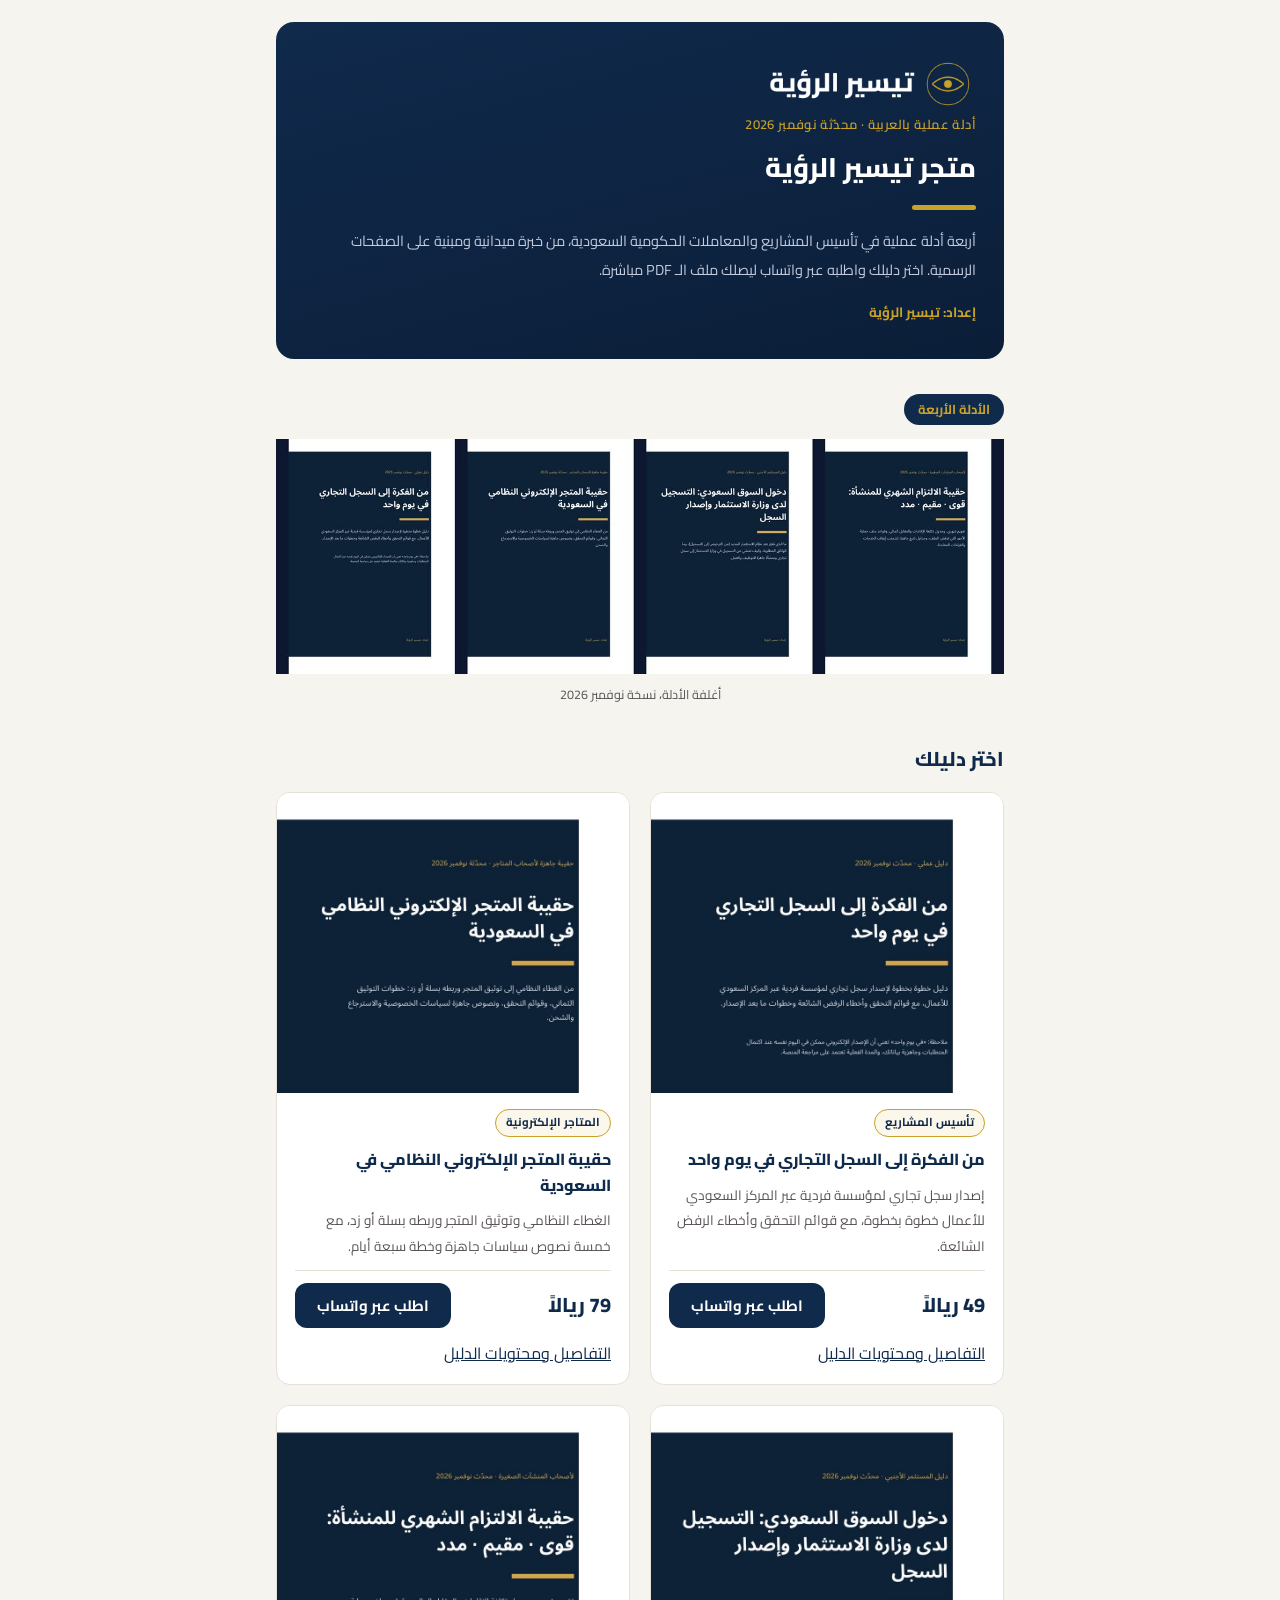
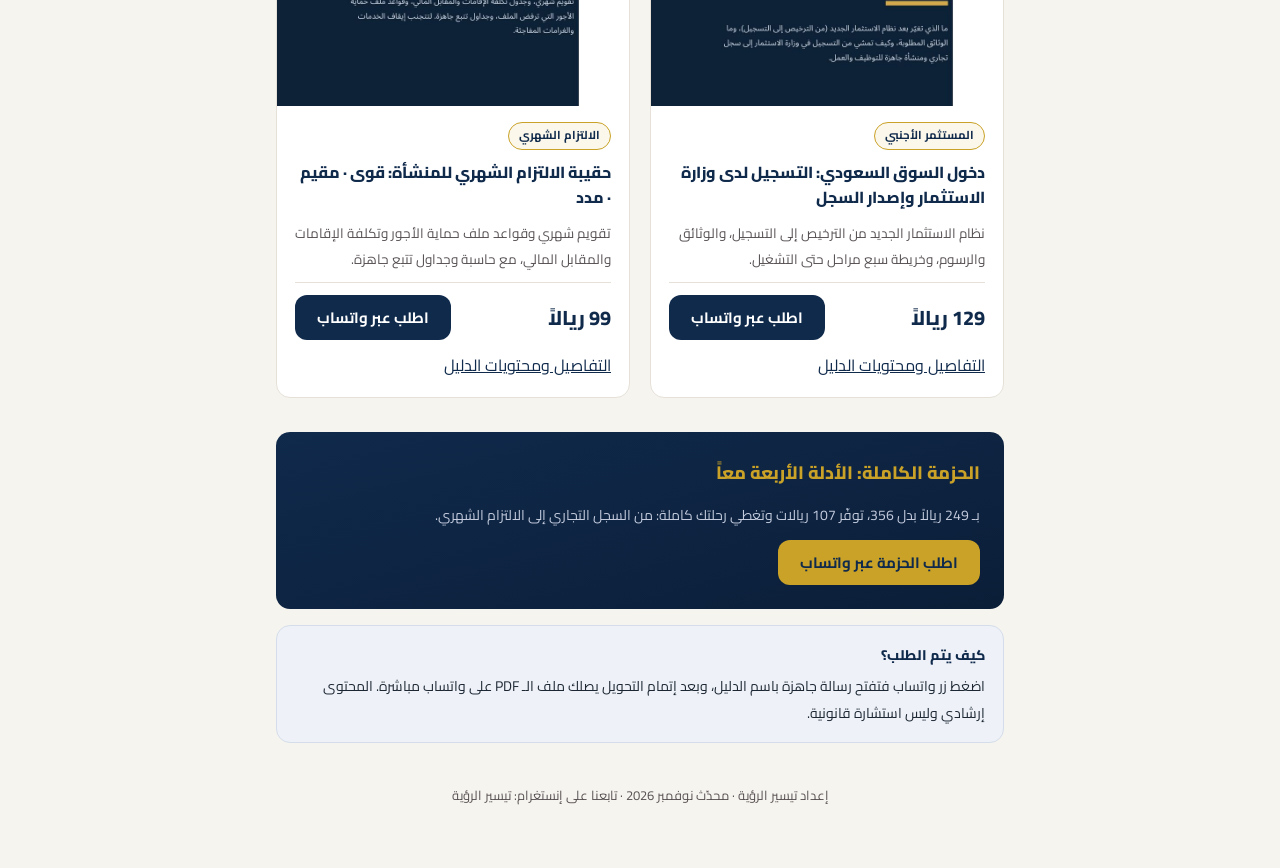
<file: index.html>
<!DOCTYPE html>
<html dir="rtl" lang="ar">
<head>
<meta charset="utf-8">
<meta name="viewport" content="width=device-width, initial-scale=1">
<title>متجر تيسير الرؤية</title>
<meta name="description" content="أربعة أدلة عملية في تأسيس المشاريع والمعاملات الحكومية السعودية، من خبرة ميدانية ومبنية على الصفحات الرسمية.">
<link rel="preconnect" href="https://fonts.googleapis.com">
<link rel="preconnect" href="https://fonts.gstatic.com" crossorigin>
<link href="https://fonts.googleapis.com/css2?family=Cairo:wght@400;600;700;800&display=swap" rel="stylesheet">
<link rel="stylesheet" href="style.css">
<link rel="stylesheet" href="images.css">
</head>
<body><div class="wrap">
<div class="hero">
<div class="img-logo img-logo" role="img" aria-label="شعار تيسير الرؤية"></div>
<div class="eyebrow">أدلة عملية بالعربية · محدّثة نوفمبر 2026</div>
<h1 class="title">متجر تيسير الرؤية</h1>
<div class="rule"></div>
<p class="sub">أربعة أدلة عملية في تأسيس المشاريع والمعاملات الحكومية السعودية، من خبرة ميدانية ومبنية على الصفحات الرسمية. اختر دليلك واطلبه عبر واتساب ليصلك ملف الـ PDF مباشرة.</p>
<div class="author">إعداد: تيسير الرؤية</div>
</div>
<div class="group"><span class="glabel">الأدلة الأربعة</span>
<figure class="cover"><div class="img-strip" role="img" aria-label="أغلفة الأدلة الأربعة"></div><figcaption>أغلفة الأدلة، نسخة نوفمبر 2026</figcaption></figure></div>
<div class="group"><h2 class="sec">اختر دليلك</h2>
<div class="grid">
<div class="card">
<div class="cardimg img-c1" role="img" aria-label="غلاف دليل من الفكرة إلى السجل التجاري في يوم واحد"></div>
<div class="cardbody">
<span class="tag">تأسيس المشاريع</span>
<div class="cardtitle">من الفكرة إلى السجل التجاري في يوم واحد</div>
<div class="carddesc">إصدار سجل تجاري لمؤسسة فردية عبر المركز السعودي للأعمال خطوة بخطوة، مع قوائم التحقق وأخطاء الرفض الشائعة.</div>
<div class="cardfoot"><span class="cardprice">49 ريالاً</span><a class="btn" href="https://wa.me/966564520434?text=%D8%A3%D8%B1%D8%BA%D8%A8+%D8%A8%D8%B4%D8%B1%D8%A7%D8%A1+%D8%AF%D9%84%D9%8A%D9%84+%C2%AB%D9%85%D9%86+%D8%A7%D9%84%D9%81%D9%83%D8%B1%D8%A9+%D8%A5%D9%84%D9%89+%D8%A7%D9%84%D8%B3%D8%AC%D9%84+%D8%A7%D9%84%D8%AA%D8%AC%D8%A7%D8%B1%D9%8A+%D9%81%D9%8A+%D9%8A%D9%88%D9%85+%D9%88%D8%A7%D8%AD%D8%AF%C2%AB+%2849+%D8%B1%D9%8A%D8%A7%D9%84%29">اطلب عبر واتساب</a></div>
<a href="https://zou.sh/gYT4Y">التفاصيل ومحتويات الدليل</a>
</div></div>
<div class="card">
<div class="cardimg img-c2" role="img" aria-label="غلاف حقيبة المتجر الإلكتروني النظامي في السعودية"></div>
<div class="cardbody">
<span class="tag">المتاجر الإلكترونية</span>
<div class="cardtitle">حقيبة المتجر الإلكتروني النظامي في السعودية</div>
<div class="carddesc">الغطاء النظامي وتوثيق المتجر وربطه بسلة أو زد، مع خمسة نصوص سياسات جاهزة وخطة سبعة أيام.</div>
<div class="cardfoot"><span class="cardprice">79 ريالاً</span><a class="btn" href="https://wa.me/966564520434?text=%D8%A3%D8%B1%D8%BA%D8%A8+%D8%A8%D8%B4%D8%B1%D8%A7%D8%A1+%C2%AB%D8%AD%D9%82%D9%8A%D8%A8%D8%A9+%D8%A7%D9%84%D9%85%D8%AA%D8%AC%D8%B1+%D8%A7%D9%84%D8%A5%D9%84%D9%83%D8%AA%D8%B1%D9%88%D9%86%D9%8A+%D8%A7%D9%84%D9%86%D8%B8%D8%A7%D9%85%D9%8A%C2%AB+%2879+%D8%B1%D9%8A%D8%A7%D9%84%29">اطلب عبر واتساب</a></div>
<a href="https://zou.sh/B3EC3">التفاصيل ومحتويات الدليل</a>
</div></div>
<div class="card">
<div class="cardimg img-c3" role="img" aria-label="غلاف دليل دخول السوق السعودي للمستثمر الأجنبي"></div>
<div class="cardbody">
<span class="tag">المستثمر الأجنبي</span>
<div class="cardtitle">دخول السوق السعودي: التسجيل لدى وزارة الاستثمار وإصدار السجل</div>
<div class="carddesc">نظام الاستثمار الجديد من الترخيص إلى التسجيل، والوثائق والرسوم، وخريطة سبع مراحل حتى التشغيل.</div>
<div class="cardfoot"><span class="cardprice">129 ريالاً</span><a class="btn" href="https://wa.me/966564520434?text=%D8%A3%D8%B1%D8%BA%D8%A8+%D8%A8%D8%B4%D8%B1%D8%A7%D8%A1+%D8%AF%D9%84%D9%8A%D9%84+%C2%AB%D8%AF%D8%AE%D9%88%D9%84+%D8%A7%D9%84%D8%B3%D9%88%D9%82+%D8%A7%D9%84%D8%B3%D8%B9%D9%88%D8%AF%D9%8A+%D9%84%D9%84%D9%85%D8%B3%D8%AA%D8%AB%D9%85%D8%B1+%D8%A7%D9%84%D8%A3%D8%AC%D9%86%D8%A8%D9%8A%C2%AB+%28129+%D8%B1%D9%8A%D8%A7%D9%84%29">اطلب عبر واتساب</a></div>
<a href="https://zou.sh/84SJa">التفاصيل ومحتويات الدليل</a>
</div></div>
<div class="card">
<div class="cardimg img-c4" role="img" aria-label="غلاف حقيبة الالتزام الشهري للمنشأة"></div>
<div class="cardbody">
<span class="tag">الالتزام الشهري</span>
<div class="cardtitle">حقيبة الالتزام الشهري للمنشأة: قوى · مقيم · مدد</div>
<div class="carddesc">تقويم شهري وقواعد ملف حماية الأجور وتكلفة الإقامات والمقابل المالي، مع حاسبة وجداول تتبع جاهزة.</div>
<div class="cardfoot"><span class="cardprice">99 ريالاً</span><a class="btn" href="https://wa.me/966564520434?text=%D8%A3%D8%B1%D8%BA%D8%A8+%D8%A8%D8%B4%D8%B1%D8%A7%D8%A1+%C2%AB%D8%AD%D9%82%D9%8A%D8%A8%D8%A9+%D8%A7%D9%84%D8%A7%D9%84%D8%AA%D8%B2%D8%A7%D9%85+%D8%A7%D9%84%D8%B4%D9%87%D8%B1%D9%8A+%D9%84%D9%84%D9%85%D9%86%D8%B4%D8%A3%D8%A9%C2%AB+%2899+%D8%B1%D9%8A%D8%A7%D9%84%29">اطلب عبر واتساب</a></div>
<a href="https://zou.sh/bTNqY">التفاصيل ومحتويات الدليل</a>
</div></div>
</div></div>
<div class="bundle">
<h2>الحزمة الكاملة: الأدلة الأربعة معاً</h2>
<p>بـ 249 ريالاً بدل 356، توفّر 107 ريالات وتغطي رحلتك كاملة: من السجل التجاري إلى الالتزام الشهري.</p>
<a class="btn gold" href="https://wa.me/966564520434?text=%D8%A3%D8%B1%D8%BA%D8%A8+%D8%A8%D8%B4%D8%B1%D8%A7%D8%A1+%D8%A7%D9%84%D8%AD%D8%B2%D9%85%D8%A9+%D8%A7%D9%84%D9%83%D8%A7%D9%85%D9%84%D8%A9%3A+%D8%A7%D9%84%D8%A3%D8%AF%D9%84%D8%A9+%D8%A7%D9%84%D8%A3%D8%B1%D8%A8%D8%B9%D8%A9+%28249+%D8%B1%D9%8A%D8%A7%D9%84+%D8%A8%D8%AF%D9%84+356%29">اطلب الحزمة عبر واتساب</a>
</div>
<div class="callout note"><div class="ct">كيف يتم الطلب؟</div>اضغط زر واتساب فتفتح رسالة جاهزة باسم الدليل، وبعد إتمام التحويل يصلك ملف الـ PDF على واتساب مباشرة. المحتوى إرشادي وليس استشارة قانونية.</div>
<div class="closing">إعداد تيسير الرؤية · محدّث نوفمبر 2026 · تابعنا على إنستغرام: تيسير الرؤية</div>
</div></body></html>
</file>
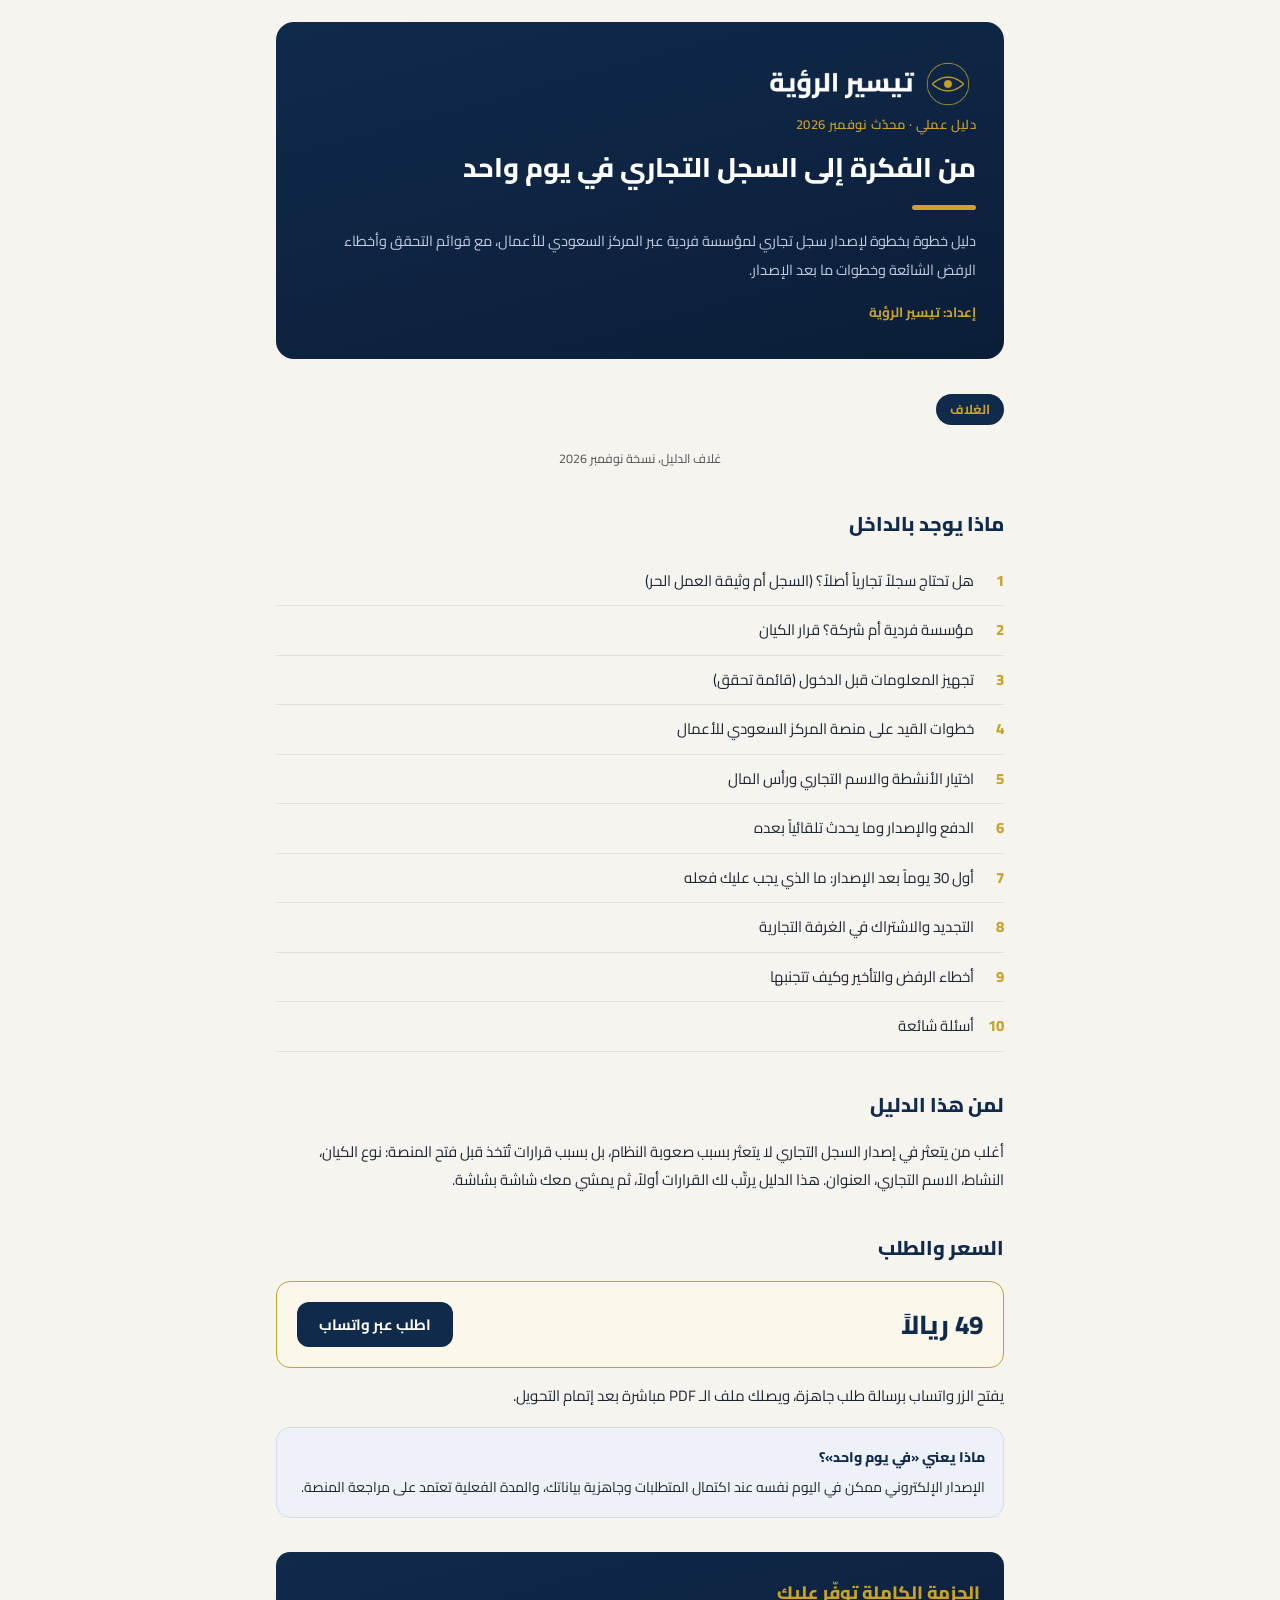
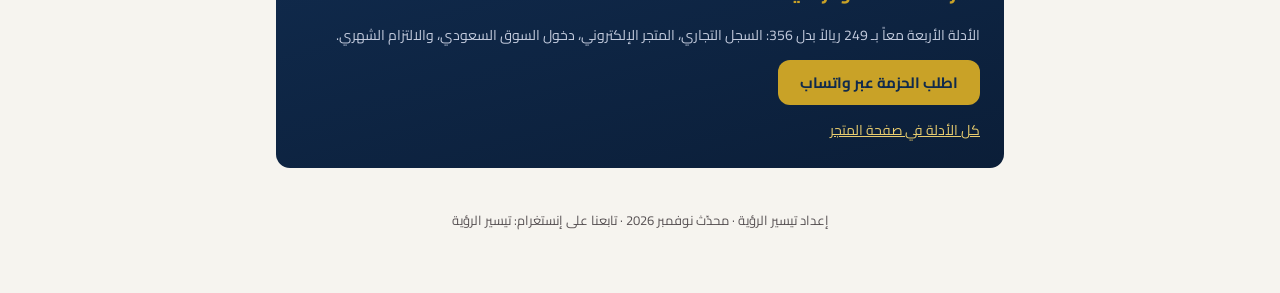
<file: p1.html>
<!DOCTYPE html>
<html dir="rtl" lang="ar">
<head>
<meta charset="utf-8">
<meta name="viewport" content="width=device-width, initial-scale=1">
<title>من الفكرة إلى السجل التجاري في يوم واحد | تيسير الرؤية</title>
<meta name="description" content="دليل خطوة بخطوة لإصدار سجل تجاري لمؤسسة فردية عبر المركز السعودي للأعمال، مع قوائم التحقق وأخطاء الرفض الشائعة.">
<link rel="preconnect" href="https://fonts.googleapis.com">
<link rel="preconnect" href="https://fonts.gstatic.com" crossorigin>
<link href="https://fonts.googleapis.com/css2?family=Cairo:wght@400;600;700;800&display=swap" rel="stylesheet">
<link rel="stylesheet" href="style.css">
<link rel="stylesheet" href="images.css">
</head>
<body><div class="wrap">
<div class="hero">
<div class="img-logo img-logo" role="img" aria-label="شعار تيسير الرؤية"></div>
<div class="eyebrow">دليل عملي · محدّث نوفمبر 2026</div>
<h1 class="title">من الفكرة إلى السجل التجاري في يوم واحد</h1>
<div class="rule"></div>
<p class="sub">دليل خطوة بخطوة لإصدار سجل تجاري لمؤسسة فردية عبر المركز السعودي للأعمال، مع قوائم التحقق وأخطاء الرفض الشائعة وخطوات ما بعد الإصدار.</p>
<div class="author">إعداد: تيسير الرؤية</div>
</div>
<div class="group"><span class="glabel">الغلاف</span>
<figure class="cover"><div class="img-c1" role="img" aria-label="غلاف دليل من الفكرة إلى السجل التجاري في يوم واحد"></div><figcaption>غلاف الدليل، نسخة نوفمبر 2026</figcaption></figure></div>
<div class="group"><h2 class="sec">ماذا يوجد بالداخل</h2>
<ol class="nums">
<li>هل تحتاج سجلاً تجارياً أصلاً؟ (السجل أم وثيقة العمل الحر)</li>
<li>مؤسسة فردية أم شركة؟ قرار الكيان</li>
<li>تجهيز المعلومات قبل الدخول (قائمة تحقق)</li>
<li>خطوات القيد على منصة المركز السعودي للأعمال</li>
<li>اختيار الأنشطة والاسم التجاري ورأس المال</li>
<li>الدفع والإصدار وما يحدث تلقائياً بعده</li>
<li>أول 30 يوماً بعد الإصدار: ما الذي يجب عليك فعله</li>
<li>التجديد والاشتراك في الغرفة التجارية</li>
<li>أخطاء الرفض والتأخير وكيف تتجنبها</li>
<li>أسئلة شائعة</li>
</ol>
</div>
<div class="group"><h2 class="sec">لمن هذا الدليل</h2>
<p class="body">أغلب من يتعثر في إصدار السجل التجاري لا يتعثر بسبب صعوبة النظام، بل بسبب قرارات تُتخذ قبل فتح المنصة: نوع الكيان، النشاط، الاسم التجاري، العنوان. هذا الدليل يرتّب لك القرارات أولاً، ثم يمشي معك شاشة بشاشة.</p></div>
<div class="group"><h2 class="sec">السعر والطلب</h2>
<div class="priceband"><span class="price">49 ريالاً</span><a class="btn" href="https://wa.me/966564520434?text=%D8%A3%D8%B1%D8%BA%D8%A8+%D8%A8%D8%B4%D8%B1%D8%A7%D8%A1+%D8%AF%D9%84%D9%8A%D9%84+%C2%AB%D9%85%D9%86+%D8%A7%D9%84%D9%81%D9%83%D8%B1%D8%A9+%D8%A5%D9%84%D9%89+%D8%A7%D9%84%D8%B3%D8%AC%D9%84+%D8%A7%D9%84%D8%AA%D8%AC%D8%A7%D8%B1%D9%8A+%D9%81%D9%8A+%D9%8A%D9%88%D9%85+%D9%88%D8%A7%D8%AD%D8%AF%C2%AB+%2849+%D8%B1%D9%8A%D8%A7%D9%84%29">اطلب عبر واتساب</a></div>
<p class="body">يفتح الزر واتساب برسالة طلب جاهزة، ويصلك ملف الـ PDF مباشرة بعد إتمام التحويل.</p>
<div class="callout note"><div class="ct">ماذا يعني «في يوم واحد»؟</div>الإصدار الإلكتروني ممكن في اليوم نفسه عند اكتمال المتطلبات وجاهزية بياناتك، والمدة الفعلية تعتمد على مراجعة المنصة.</div></div>
<div class="bundle">
<h2>الحزمة الكاملة توفّر عليك</h2>
<p>الأدلة الأربعة معاً بـ 249 ريالاً بدل 356: السجل التجاري، المتجر الإلكتروني، دخول السوق السعودي، والالتزام الشهري.</p>
<a class="btn gold" href="https://wa.me/966564520434?text=%D8%A3%D8%B1%D8%BA%D8%A8+%D8%A8%D8%B4%D8%B1%D8%A7%D8%A1+%D8%A7%D9%84%D8%AD%D8%B2%D9%85%D8%A9+%D8%A7%D9%84%D9%83%D8%A7%D9%85%D9%84%D8%A9%3A+%D8%A7%D9%84%D8%A3%D8%AF%D9%84%D8%A9+%D8%A7%D9%84%D8%A3%D8%B1%D8%A8%D8%B9%D8%A9+%28249+%D8%B1%D9%8A%D8%A7%D9%84+%D8%A8%D8%AF%D9%84+356%29">اطلب الحزمة عبر واتساب</a>
<a class="tlink" href="https://zou.sh/kbK7w">كل الأدلة في صفحة المتجر</a>
</div>
<div class="closing">إعداد تيسير الرؤية · محدّث نوفمبر 2026 · تابعنا على إنستغرام: تيسير الرؤية</div>
</div></body></html>
</file>
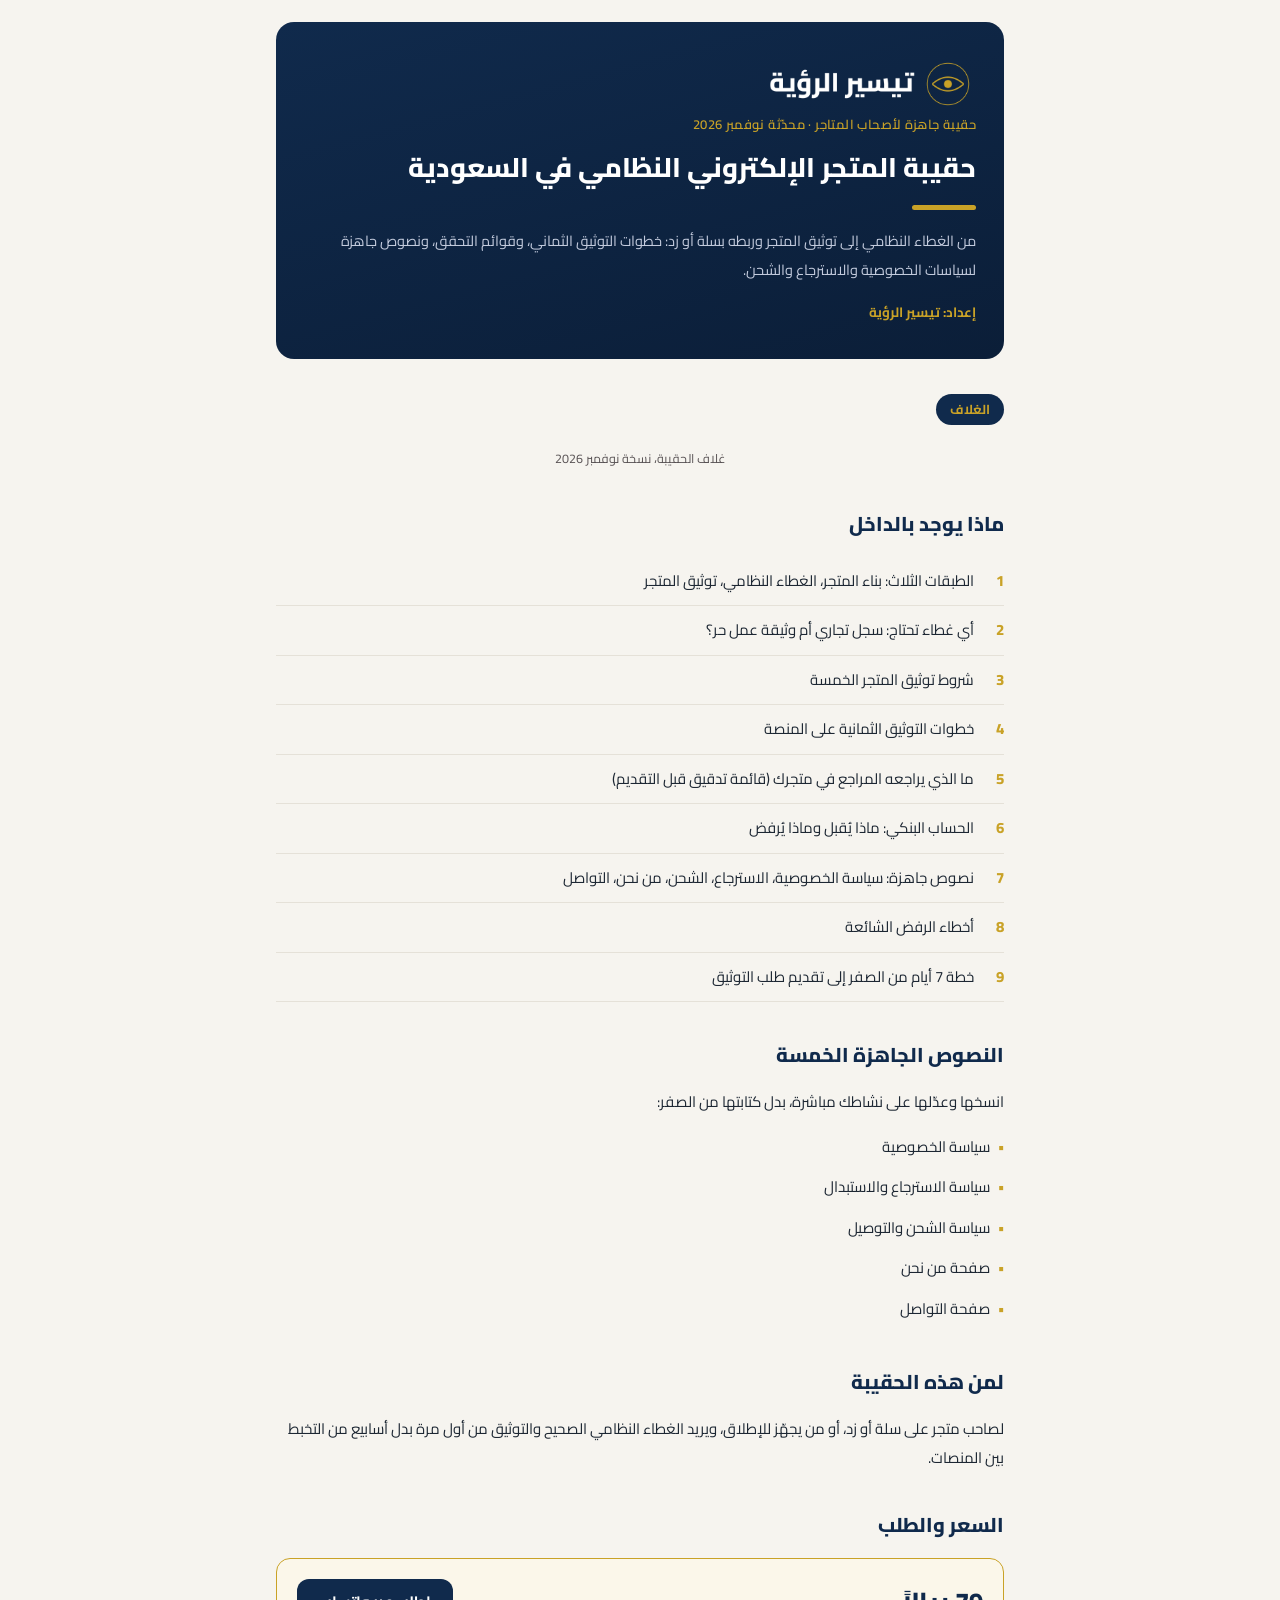
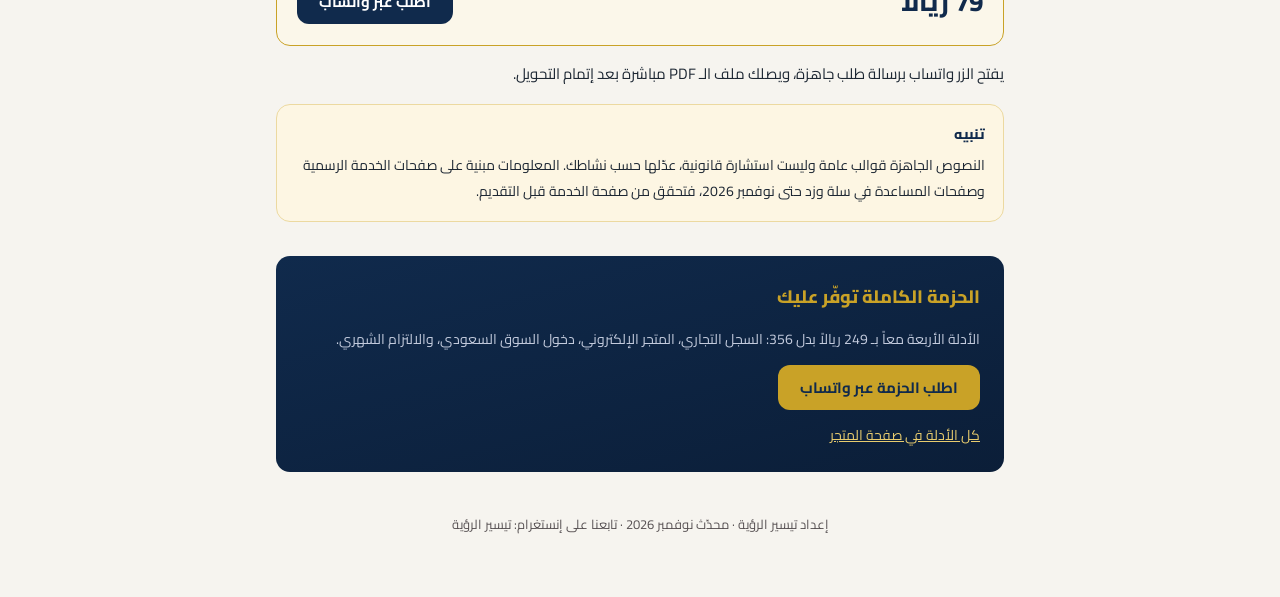
<file: p2.html>
<!DOCTYPE html>
<html dir="rtl" lang="ar">
<head>
<meta charset="utf-8">
<meta name="viewport" content="width=device-width, initial-scale=1">
<title>حقيبة المتجر الإلكتروني النظامي في السعودية | تيسير الرؤية</title>
<meta name="description" content="من الغطاء النظامي إلى توثيق المتجر وربطه بسلة أو زد: خطوات التوثيق، وقوائم التحقق، ونصوص سياسات جاهزة.">
<link rel="preconnect" href="https://fonts.googleapis.com">
<link rel="preconnect" href="https://fonts.gstatic.com" crossorigin>
<link href="https://fonts.googleapis.com/css2?family=Cairo:wght@400;600;700;800&display=swap" rel="stylesheet">
<link rel="stylesheet" href="style.css">
<link rel="stylesheet" href="images.css">
</head>
<body><div class="wrap">
<div class="hero">
<div class="img-logo img-logo" role="img" aria-label="شعار تيسير الرؤية"></div>
<div class="eyebrow">حقيبة جاهزة لأصحاب المتاجر · محدّثة نوفمبر 2026</div>
<h1 class="title">حقيبة المتجر الإلكتروني النظامي في السعودية</h1>
<div class="rule"></div>
<p class="sub">من الغطاء النظامي إلى توثيق المتجر وربطه بسلة أو زد: خطوات التوثيق الثماني، وقوائم التحقق، ونصوص جاهزة لسياسات الخصوصية والاسترجاع والشحن.</p>
<div class="author">إعداد: تيسير الرؤية</div>
</div>
<div class="group"><span class="glabel">الغلاف</span>
<figure class="cover"><div class="img-c2" role="img" aria-label="غلاف حقيبة المتجر الإلكتروني النظامي في السعودية"></div><figcaption>غلاف الحقيبة، نسخة نوفمبر 2026</figcaption></figure></div>
<div class="group"><h2 class="sec">ماذا يوجد بالداخل</h2>
<ol class="nums">
<li>الطبقات الثلاث: بناء المتجر، الغطاء النظامي، توثيق المتجر</li>
<li>أي غطاء تحتاج: سجل تجاري أم وثيقة عمل حر؟</li>
<li>شروط توثيق المتجر الخمسة</li>
<li>خطوات التوثيق الثمانية على المنصة</li>
<li>ما الذي يراجعه المراجع في متجرك (قائمة تدقيق قبل التقديم)</li>
<li>الحساب البنكي: ماذا يُقبل وماذا يُرفض</li>
<li>نصوص جاهزة: سياسة الخصوصية، الاسترجاع، الشحن، من نحن، التواصل</li>
<li>أخطاء الرفض الشائعة</li>
<li>خطة 7 أيام من الصفر إلى تقديم طلب التوثيق</li>
</ol>
</div>
<div class="group"><h2 class="sec">النصوص الجاهزة الخمسة</h2>
<p class="body">انسخها وعدّلها على نشاطك مباشرة، بدل كتابتها من الصفر:</p>
<ul class="dots"><li>سياسة الخصوصية</li><li>سياسة الاسترجاع والاستبدال</li><li>سياسة الشحن والتوصيل</li><li>صفحة من نحن</li><li>صفحة التواصل</li></ul></div>
<div class="group"><h2 class="sec">لمن هذه الحقيبة</h2>
<p class="body">لصاحب متجر على سلة أو زد، أو من يجهّز للإطلاق، ويريد الغطاء النظامي الصحيح والتوثيق من أول مرة بدل أسابيع من التخبط بين المنصات.</p></div>
<div class="group"><h2 class="sec">السعر والطلب</h2>
<div class="priceband"><span class="price">79 ريالاً</span><a class="btn" href="https://wa.me/966564520434?text=%D8%A3%D8%B1%D8%BA%D8%A8+%D8%A8%D8%B4%D8%B1%D8%A7%D8%A1+%C2%AB%D8%AD%D9%82%D9%8A%D8%A8%D8%A9+%D8%A7%D9%84%D9%85%D8%AA%D8%AC%D8%B1+%D8%A7%D9%84%D8%A5%D9%84%D9%83%D8%AA%D8%B1%D9%88%D9%86%D9%8A+%D8%A7%D9%84%D9%86%D8%B8%D8%A7%D9%85%D9%8A%C2%AB+%2879+%D8%B1%D9%8A%D8%A7%D9%84%29">اطلب عبر واتساب</a></div>
<p class="body">يفتح الزر واتساب برسالة طلب جاهزة، ويصلك ملف الـ PDF مباشرة بعد إتمام التحويل.</p>
<div class="callout warn"><div class="ct">تنبيه</div>النصوص الجاهزة قوالب عامة وليست استشارة قانونية، عدّلها حسب نشاطك. المعلومات مبنية على صفحات الخدمة الرسمية وصفحات المساعدة في سلة وزد حتى نوفمبر 2026، فتحقق من صفحة الخدمة قبل التقديم.</div></div>
<div class="bundle">
<h2>الحزمة الكاملة توفّر عليك</h2>
<p>الأدلة الأربعة معاً بـ 249 ريالاً بدل 356: السجل التجاري، المتجر الإلكتروني، دخول السوق السعودي، والالتزام الشهري.</p>
<a class="btn gold" href="https://wa.me/966564520434?text=%D8%A3%D8%B1%D8%BA%D8%A8+%D8%A8%D8%B4%D8%B1%D8%A7%D8%A1+%D8%A7%D9%84%D8%AD%D8%B2%D9%85%D8%A9+%D8%A7%D9%84%D9%83%D8%A7%D9%85%D9%84%D8%A9%3A+%D8%A7%D9%84%D8%A3%D8%AF%D9%84%D8%A9+%D8%A7%D9%84%D8%A3%D8%B1%D8%A8%D8%B9%D8%A9+%28249+%D8%B1%D9%8A%D8%A7%D9%84+%D8%A8%D8%AF%D9%84+356%29">اطلب الحزمة عبر واتساب</a>
<a class="tlink" href="https://zou.sh/kbK7w">كل الأدلة في صفحة المتجر</a>
</div>
<div class="closing">إعداد تيسير الرؤية · محدّث نوفمبر 2026 · تابعنا على إنستغرام: تيسير الرؤية</div>
</div></body></html>
</file>
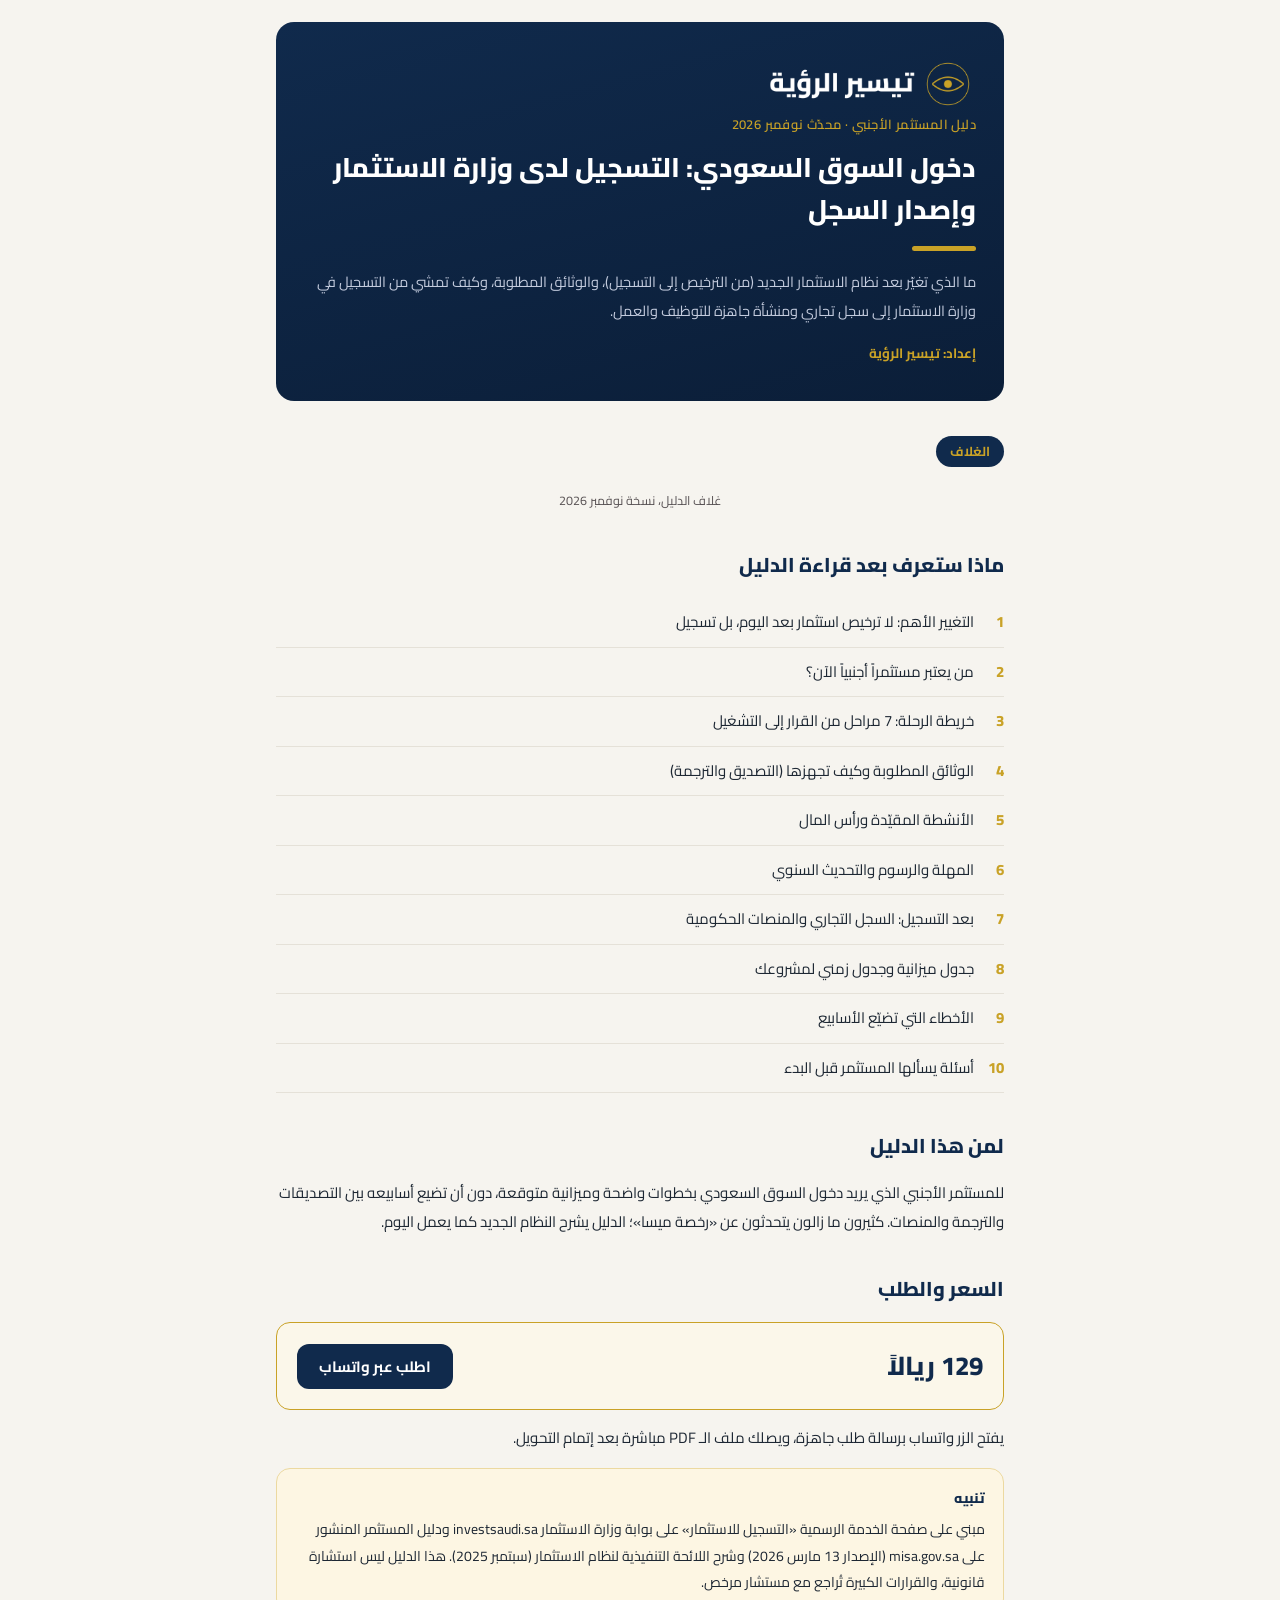
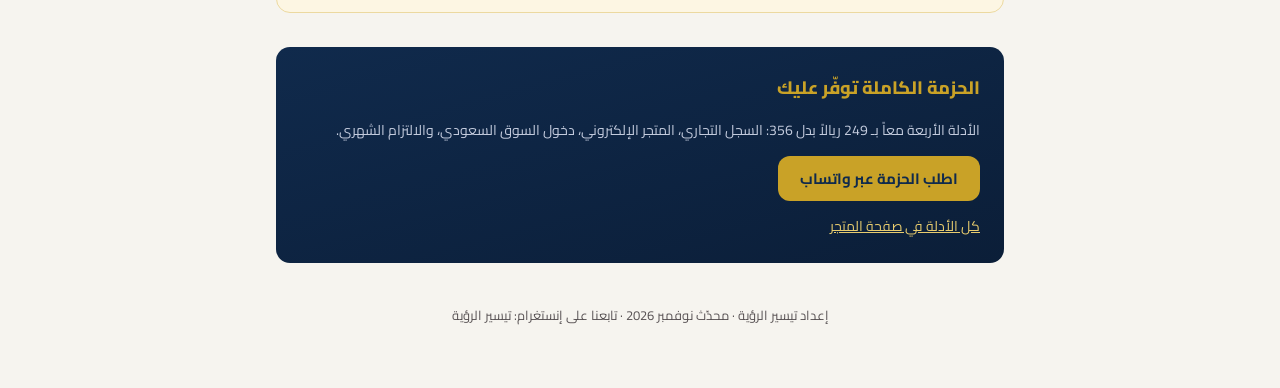
<file: p3.html>
<!DOCTYPE html>
<html dir="rtl" lang="ar">
<head>
<meta charset="utf-8">
<meta name="viewport" content="width=device-width, initial-scale=1">
<title>دخول السوق السعودي: التسجيل لدى وزارة الاستثمار وإصدار السجل | تيسير الرؤية</title>
<meta name="description" content="ما الذي تغيّر بعد نظام الاستثمار الجديد (من الترخيص إلى التسجيل)، وكيف تمشي من التسجيل إلى سجل تجاري ومنشأة جاهزة للعمل.">
<link rel="preconnect" href="https://fonts.googleapis.com">
<link rel="preconnect" href="https://fonts.gstatic.com" crossorigin>
<link href="https://fonts.googleapis.com/css2?family=Cairo:wght@400;600;700;800&display=swap" rel="stylesheet">
<link rel="stylesheet" href="style.css">
<link rel="stylesheet" href="images.css">
</head>
<body><div class="wrap">
<div class="hero">
<div class="img-logo img-logo" role="img" aria-label="شعار تيسير الرؤية"></div>
<div class="eyebrow">دليل المستثمر الأجنبي · محدّث نوفمبر 2026</div>
<h1 class="title">دخول السوق السعودي: التسجيل لدى وزارة الاستثمار وإصدار السجل</h1>
<div class="rule"></div>
<p class="sub">ما الذي تغيّر بعد نظام الاستثمار الجديد (من الترخيص إلى التسجيل)، والوثائق المطلوبة، وكيف تمشي من التسجيل في وزارة الاستثمار إلى سجل تجاري ومنشأة جاهزة للتوظيف والعمل.</p>
<div class="author">إعداد: تيسير الرؤية</div>
</div>
<div class="group"><span class="glabel">الغلاف</span>
<figure class="cover"><div class="img-c3" role="img" aria-label="غلاف دليل دخول السوق السعودي للمستثمر الأجنبي"></div><figcaption>غلاف الدليل، نسخة نوفمبر 2026</figcaption></figure></div>
<div class="group"><h2 class="sec">ماذا ستعرف بعد قراءة الدليل</h2>
<ol class="nums">
<li>التغيير الأهم: لا ترخيص استثمار بعد اليوم، بل تسجيل</li>
<li>من يعتبر مستثمراً أجنبياً الآن؟</li>
<li>خريطة الرحلة: 7 مراحل من القرار إلى التشغيل</li>
<li>الوثائق المطلوبة وكيف تجهزها (التصديق والترجمة)</li>
<li>الأنشطة المقيّدة ورأس المال</li>
<li>المهلة والرسوم والتحديث السنوي</li>
<li>بعد التسجيل: السجل التجاري والمنصات الحكومية</li>
<li>جدول ميزانية وجدول زمني لمشروعك</li>
<li>الأخطاء التي تضيّع الأسابيع</li>
<li>أسئلة يسألها المستثمر قبل البدء</li>
</ol>
</div>
<div class="group"><h2 class="sec">لمن هذا الدليل</h2>
<p class="body">للمستثمر الأجنبي الذي يريد دخول السوق السعودي بخطوات واضحة وميزانية متوقعة، دون أن تضيع أسابيعه بين التصديقات والترجمة والمنصات. كثيرون ما زالون يتحدثون عن «رخصة ميسا»؛ الدليل يشرح النظام الجديد كما يعمل اليوم.</p></div>
<div class="group"><h2 class="sec">السعر والطلب</h2>
<div class="priceband"><span class="price">129 ريالاً</span><a class="btn" href="https://wa.me/966564520434?text=%D8%A3%D8%B1%D8%BA%D8%A8+%D8%A8%D8%B4%D8%B1%D8%A7%D8%A1+%D8%AF%D9%84%D9%8A%D9%84+%C2%AB%D8%AF%D8%AE%D9%88%D9%84+%D8%A7%D9%84%D8%B3%D9%88%D9%82+%D8%A7%D9%84%D8%B3%D8%B9%D9%88%D8%AF%D9%8A+%D9%84%D9%84%D9%85%D8%B3%D8%AA%D8%AB%D9%85%D8%B1+%D8%A7%D9%84%D8%A3%D8%AC%D9%86%D8%A8%D9%8A%C2%AB+%28129+%D8%B1%D9%8A%D8%A7%D9%84%29">اطلب عبر واتساب</a></div>
<p class="body">يفتح الزر واتساب برسالة طلب جاهزة، ويصلك ملف الـ PDF مباشرة بعد إتمام التحويل.</p>
<div class="callout warn"><div class="ct">تنبيه</div>مبني على صفحة الخدمة الرسمية «التسجيل للاستثمار» على بوابة وزارة الاستثمار investsaudi.sa ودليل المستثمر المنشور على misa.gov.sa (الإصدار 13 مارس 2026) وشرح اللائحة التنفيذية لنظام الاستثمار (سبتمبر 2025). هذا الدليل ليس استشارة قانونية، والقرارات الكبيرة تُراجع مع مستشار مرخص.</div></div>
<div class="bundle">
<h2>الحزمة الكاملة توفّر عليك</h2>
<p>الأدلة الأربعة معاً بـ 249 ريالاً بدل 356: السجل التجاري، المتجر الإلكتروني، دخول السوق السعودي، والالتزام الشهري.</p>
<a class="btn gold" href="https://wa.me/966564520434?text=%D8%A3%D8%B1%D8%BA%D8%A8+%D8%A8%D8%B4%D8%B1%D8%A7%D8%A1+%D8%A7%D9%84%D8%AD%D8%B2%D9%85%D8%A9+%D8%A7%D9%84%D9%83%D8%A7%D9%85%D9%84%D8%A9%3A+%D8%A7%D9%84%D8%A3%D8%AF%D9%84%D8%A9+%D8%A7%D9%84%D8%A3%D8%B1%D8%A8%D8%B9%D8%A9+%28249+%D8%B1%D9%8A%D8%A7%D9%84+%D8%A8%D8%AF%D9%84+356%29">اطلب الحزمة عبر واتساب</a>
<a class="tlink" href="https://zou.sh/kbK7w">كل الأدلة في صفحة المتجر</a>
</div>
<div class="closing">إعداد تيسير الرؤية · محدّث نوفمبر 2026 · تابعنا على إنستغرام: تيسير الرؤية</div>
</div></body></html>
</file>
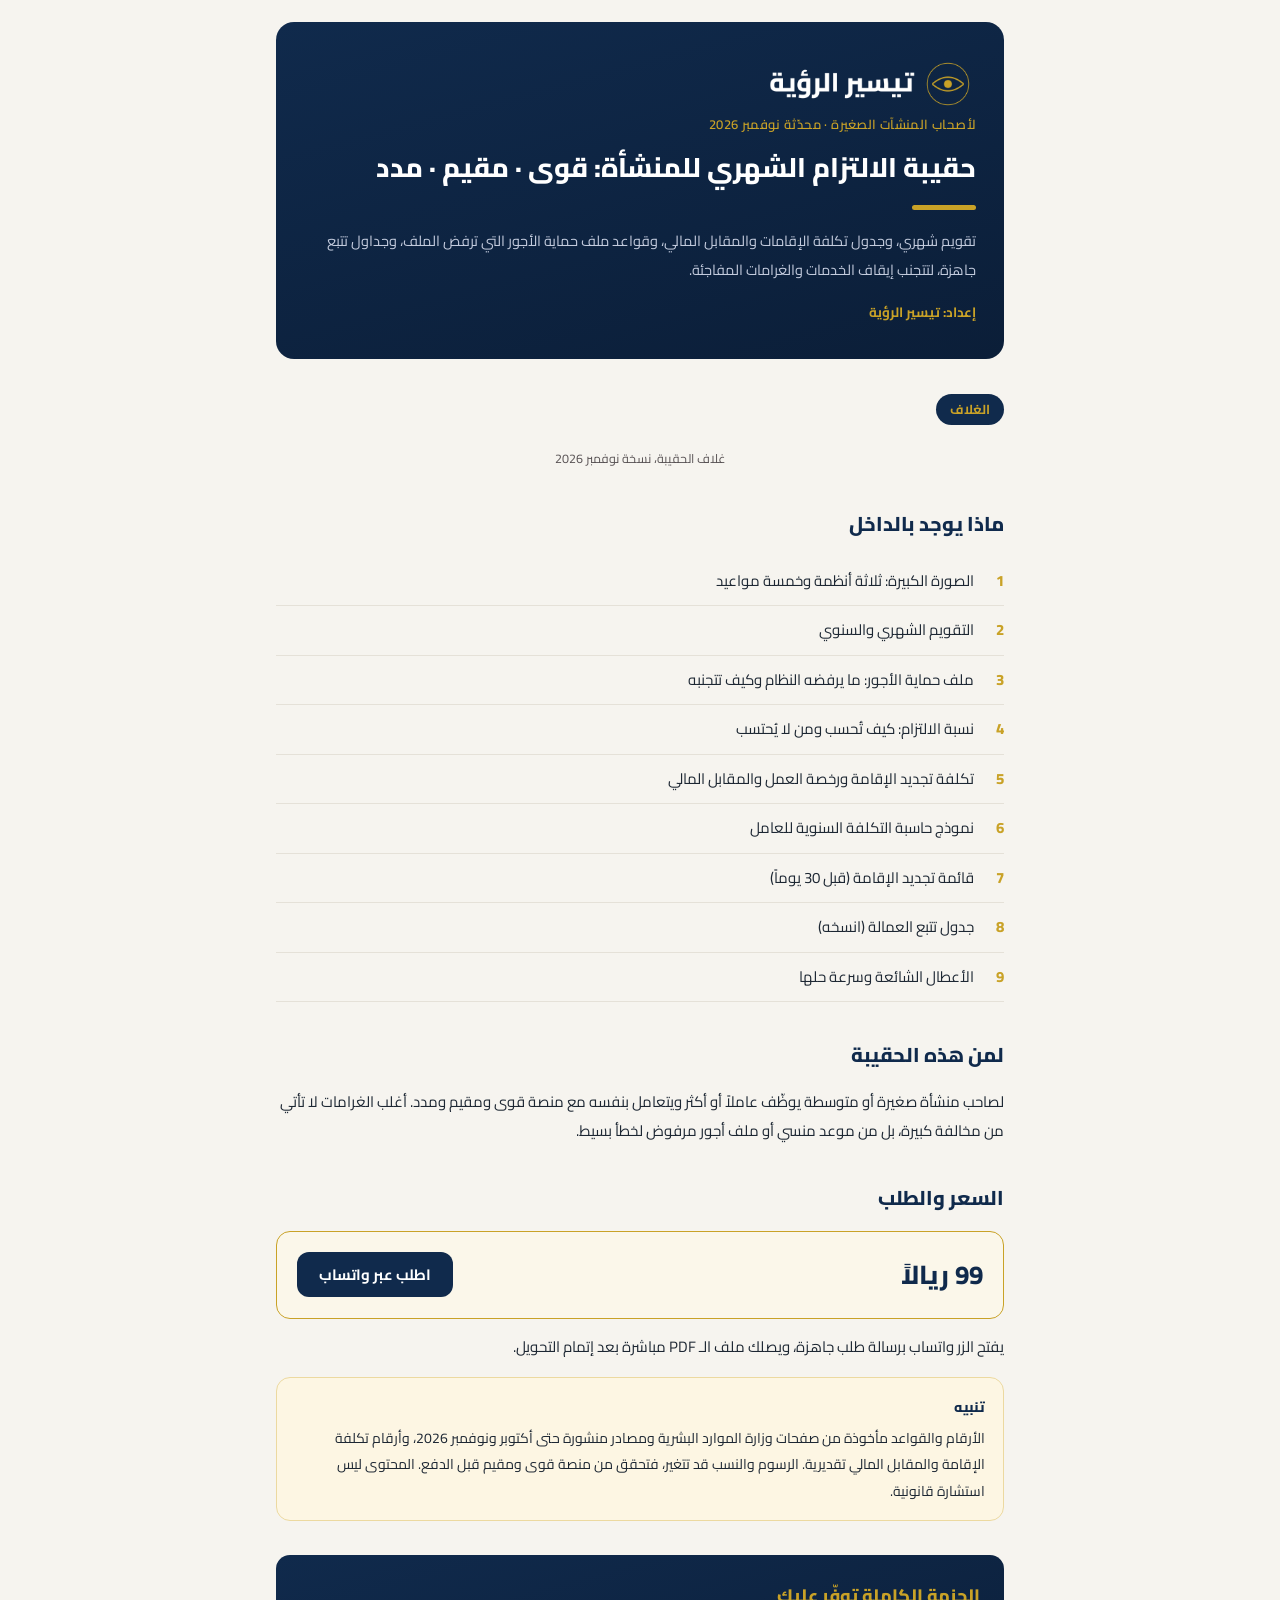
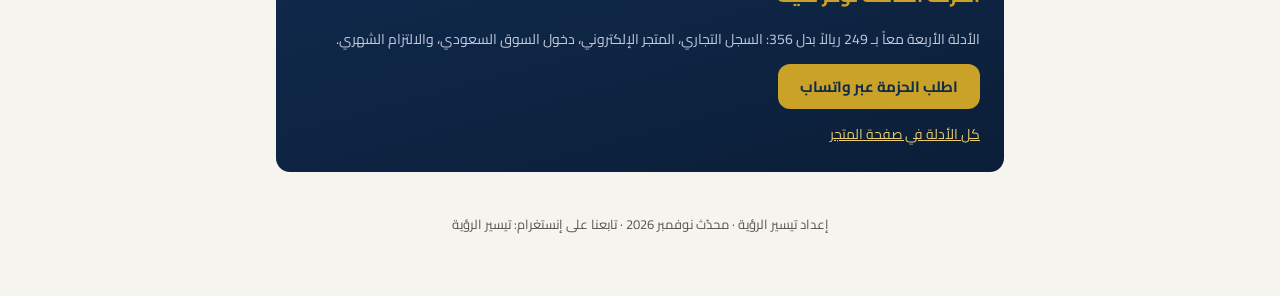
<file: p4.html>
<!DOCTYPE html>
<html dir="rtl" lang="ar">
<head>
<meta charset="utf-8">
<meta name="viewport" content="width=device-width, initial-scale=1">
<title>حقيبة الالتزام الشهري للمنشأة: قوى · مقيم · مدد | تيسير الرؤية</title>
<meta name="description" content="تقويم شهري، وجدول تكلفة الإقامات والمقابل المالي، وقواعد ملف حماية الأجور وجداول تتبع جاهزة، لتتجنب إيقاف الخدمات والغرامات.">
<link rel="preconnect" href="https://fonts.googleapis.com">
<link rel="preconnect" href="https://fonts.gstatic.com" crossorigin>
<link href="https://fonts.googleapis.com/css2?family=Cairo:wght@400;600;700;800&display=swap" rel="stylesheet">
<link rel="stylesheet" href="style.css">
<link rel="stylesheet" href="images.css">
</head>
<body><div class="wrap">
<div class="hero">
<div class="img-logo img-logo" role="img" aria-label="شعار تيسير الرؤية"></div>
<div class="eyebrow">لأصحاب المنشآت الصغيرة · محدّثة نوفمبر 2026</div>
<h1 class="title">حقيبة الالتزام الشهري للمنشأة: قوى · مقيم · مدد</h1>
<div class="rule"></div>
<p class="sub">تقويم شهري، وجدول تكلفة الإقامات والمقابل المالي، وقواعد ملف حماية الأجور التي ترفض الملف، وجداول تتبع جاهزة، لتتجنب إيقاف الخدمات والغرامات المفاجئة.</p>
<div class="author">إعداد: تيسير الرؤية</div>
</div>
<div class="group"><span class="glabel">الغلاف</span>
<figure class="cover"><div class="img-c4" role="img" aria-label="غلاف حقيبة الالتزام الشهري للمنشأة"></div><figcaption>غلاف الحقيبة، نسخة نوفمبر 2026</figcaption></figure></div>
<div class="group"><h2 class="sec">ماذا يوجد بالداخل</h2>
<ol class="nums">
<li>الصورة الكبيرة: ثلاثة أنظمة وخمسة مواعيد</li>
<li>التقويم الشهري والسنوي</li>
<li>ملف حماية الأجور: ما يرفضه النظام وكيف تتجنبه</li>
<li>نسبة الالتزام: كيف تُحسب ومن لا يُحتسب</li>
<li>تكلفة تجديد الإقامة ورخصة العمل والمقابل المالي</li>
<li>نموذج حاسبة التكلفة السنوية للعامل</li>
<li>قائمة تجديد الإقامة (قبل 30 يوماً)</li>
<li>جدول تتبع العمالة (انسخه)</li>
<li>الأعطال الشائعة وسرعة حلها</li>
</ol>
</div>
<div class="group"><h2 class="sec">لمن هذه الحقيبة</h2>
<p class="body">لصاحب منشأة صغيرة أو متوسطة يوظّف عاملاً أو أكثر ويتعامل بنفسه مع منصة قوى ومقيم ومدد. أغلب الغرامات لا تأتي من مخالفة كبيرة، بل من موعد منسي أو ملف أجور مرفوض لخطأ بسيط.</p></div>
<div class="group"><h2 class="sec">السعر والطلب</h2>
<div class="priceband"><span class="price">99 ريالاً</span><a class="btn" href="https://wa.me/966564520434?text=%D8%A3%D8%B1%D8%BA%D8%A8+%D8%A8%D8%B4%D8%B1%D8%A7%D8%A1+%C2%AB%D8%AD%D9%82%D9%8A%D8%A8%D8%A9+%D8%A7%D9%84%D8%A7%D9%84%D8%AA%D8%B2%D8%A7%D9%85+%D8%A7%D9%84%D8%B4%D9%87%D8%B1%D9%8A+%D9%84%D9%84%D9%85%D9%86%D8%B4%D8%A3%D8%A9%C2%AB+%2899+%D8%B1%D9%8A%D8%A7%D9%84%29">اطلب عبر واتساب</a></div>
<p class="body">يفتح الزر واتساب برسالة طلب جاهزة، ويصلك ملف الـ PDF مباشرة بعد إتمام التحويل.</p>
<div class="callout warn"><div class="ct">تنبيه</div>الأرقام والقواعد مأخوذة من صفحات وزارة الموارد البشرية ومصادر منشورة حتى أكتوبر ونوفمبر 2026، وأرقام تكلفة الإقامة والمقابل المالي تقديرية. الرسوم والنسب قد تتغير، فتحقق من منصة قوى ومقيم قبل الدفع. المحتوى ليس استشارة قانونية.</div></div>
<div class="bundle">
<h2>الحزمة الكاملة توفّر عليك</h2>
<p>الأدلة الأربعة معاً بـ 249 ريالاً بدل 356: السجل التجاري، المتجر الإلكتروني، دخول السوق السعودي، والالتزام الشهري.</p>
<a class="btn gold" href="https://wa.me/966564520434?text=%D8%A3%D8%B1%D8%BA%D8%A8+%D8%A8%D8%B4%D8%B1%D8%A7%D8%A1+%D8%A7%D9%84%D8%AD%D8%B2%D9%85%D8%A9+%D8%A7%D9%84%D9%83%D8%A7%D9%85%D9%84%D8%A9%3A+%D8%A7%D9%84%D8%A3%D8%AF%D9%84%D8%A9+%D8%A7%D9%84%D8%A3%D8%B1%D8%A8%D8%B9%D8%A9+%28249+%D8%B1%D9%8A%D8%A7%D9%84+%D8%A8%D8%AF%D9%84+356%29">اطلب الحزمة عبر واتساب</a>
<a class="tlink" href="https://zou.sh/kbK7w">كل الأدلة في صفحة المتجر</a>
</div>
<div class="closing">إعداد تيسير الرؤية · محدّث نوفمبر 2026 · تابعنا على إنستغرام: تيسير الرؤية</div>
</div></body></html>
</file>
<file: style.css>
:root { --navy:#102A4C; --navy2:#0B1E38; --gold:#C9A227; --cream:#fbf7ea; --ink:#1d2733; --mut:#585254; --hair:#e5e1d8; }
* { margin:0; padding:0; box-sizing:border-box; }
html { -webkit-text-size-adjust:100%; }
body { font-family:'Cairo','Noto Sans Arabic',sans-serif; background:#f6f4ef; color:var(--ink); line-height:1.9; direction:rtl; }
.wrap { max-width:760px; margin:0 auto; padding:22px 16px 60px; }
a { color:var(--navy); }
.hero { background:linear-gradient(165deg,var(--navy) 0%,var(--navy2) 100%); border-radius:18px; padding:34px 28px; color:#f4efe4; }
.hero img.logo { display:block; height:56px; width:auto; margin:0 0 20px; }
.eyebrow { color:var(--gold); font-size:13px; font-weight:600; letter-spacing:.03em; }
h1.title { color:#fff; font-size:27px; line-height:1.55; font-weight:800; margin:10px 0 0; }
.rule { width:64px; height:5px; background:var(--gold); border-radius:3px; margin:16px 0; }
.sub { color:#c3cbdd; font-size:14.5px; line-height:2; }
.author { color:var(--gold); font-weight:700; font-size:13.5px; margin-top:16px; }
.group { margin-top:34px; }
.group > .glabel { font-size:13px; font-weight:700; color:var(--gold); background:var(--navy); display:inline-block; border-radius:999px; padding:3px 14px; margin-bottom:14px; }
.group > h2, h2.sec { font-size:20px; font-weight:800; color:var(--navy); margin:0 0 14px; }
figure.cover { text-align:center; }
figure.cover img { max-width:340px; width:100%; border-radius:12px; box-shadow:0 8px 24px rgba(16,42,76,.18); }
figure.cover img.strip { max-width:100%; }
figcaption { color:var(--mut); font-size:12.5px; margin-top:8px; }
ol.nums { list-style:none; counter-reset:n; }
ol.nums li { counter-increment:n; padding:10px 0; border-bottom:1px solid var(--hair); font-size:15px; }
ol.nums li::before { content:counter(n); display:inline-block; min-width:30px; color:var(--gold); font-weight:800; }
ul.dots { list-style:none; }
ul.dots li { padding:6px 0; font-size:15px; }
ul.dots li::before { content:'•'; color:var(--gold); font-weight:800; margin-inline-end:8px; }
p.body { font-size:15px; color:var(--ink); margin:10px 0; }
.priceband { border:1.5px solid var(--gold); background:var(--cream); border-radius:14px; padding:18px 20px; display:flex; flex-wrap:wrap; align-items:center; justify-content:space-between; gap:14px; margin:10px 0 14px; }
.price { font-size:26px; font-weight:800; color:var(--navy); }
.old { text-decoration:line-through; color:#a0988a; font-size:16px; margin-inline-start:10px; }
.save { background:var(--gold); color:var(--navy); border-radius:999px; padding:3px 12px; font-size:12px; font-weight:800; margin-inline-start:10px; }
.btn { display:inline-block; background:var(--navy); color:#fff; text-decoration:none; border-radius:12px; padding:12px 22px; font-weight:700; font-size:15px; line-height:1.4; }
.btn.gold { background:var(--gold); color:var(--navy); }
.btn:hover { filter:brightness(1.08); }
.callout { border-radius:14px; padding:16px 18px; font-size:14px; margin-top:16px; }
.callout.note { background:#eef2f8; border:1px solid #d4dde9; }
.callout.warn { background:#fdf6e3; border:1px solid #ecd9a0; }
.callout .ct { font-weight:800; color:var(--navy); margin-bottom:4px; }
.bundle { background:linear-gradient(165deg,var(--navy),var(--navy2)); border-radius:14px; padding:24px; margin-top:34px; display:flex; flex-direction:column; gap:12px; align-items:flex-start; }
.bundle h2 { color:var(--gold); font-size:18px; font-weight:800; }
.bundle p { color:#c3cbdd; font-size:14px; }
.bundle a.tlink { color:#E8CC6E; font-size:14px; }
.grid { display:grid; grid-template-columns:1fr; gap:20px; }
@media (min-width:760px) { .grid { grid-template-columns:1fr 1fr; } }
.card { border:1px solid var(--hair); border-radius:14px; overflow:hidden; background:#fff; display:flex; flex-direction:column; }
.card img.cov { width:100%; height:300px; object-fit:cover; object-position:top; display:block; }
.cardbody { padding:16px 18px; display:flex; flex-direction:column; gap:10px; flex:1; }
.tag { align-self:flex-start; background:var(--cream); border:1px solid var(--gold); color:var(--navy); border-radius:999px; font-size:11.5px; font-weight:700; padding:2px 10px; }
.cardtitle { font-weight:800; font-size:16px; color:var(--navy); line-height:1.6; }
.carddesc { color:var(--mut); font-size:13.5px; }
.cardfoot { margin-top:auto; display:flex; align-items:center; justify-content:space-between; gap:10px; flex-wrap:wrap; border-top:1px solid var(--hair); padding-top:12px; }
.cardprice { font-size:20px; font-weight:800; color:var(--navy); }
.closing { margin-top:40px; text-align:center; color:var(--mut); font-size:13px; }
</file>
<file: images.css>
/* embedded images part 1 */
@import url('images2.css');
.img-logo{background-image:url([data-uri]);background-repeat:no-repeat;}
.img-c1{background-image:url([data-uri]);background-repeat:no-repeat;}
.img-c2{background-image:url([data-uri]);background-repeat:no-repeat;}

.img-logo{height:56px;width:216px;background-size:contain;}
.img-strip{width:100%;aspect-ratio:1730/560;background-size:contain;}
.img-c1,.img-c2,.img-c3,.img-c4{background-size:contain;background-position:center;}
.fig .img-c1,.fig .img-c2,.fig .img-c3,.fig .img-c4{max-width:340px;width:100%;aspect-ratio:1190/1684;margin:0 auto;}
.cardimg{width:100%;height:300px;background-size:cover;background-position:top;}
</file>
